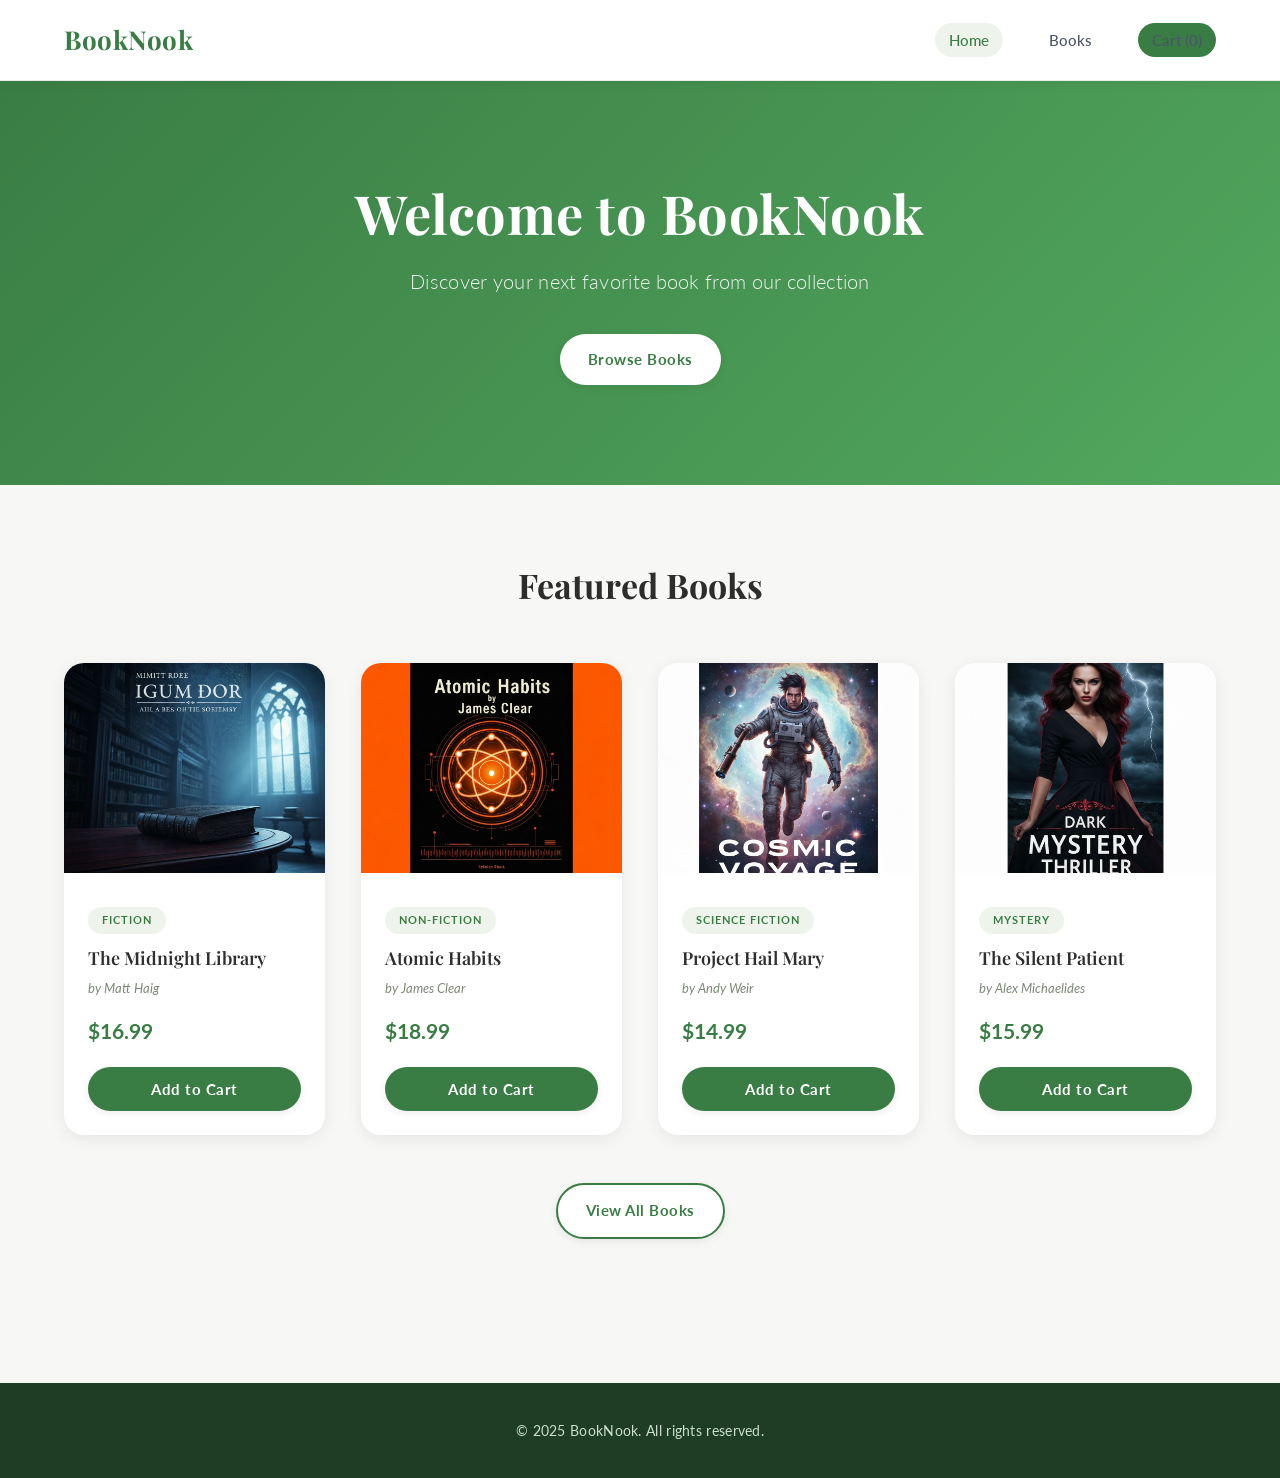
<file: index.html>
<!DOCTYPE html>
<html lang="en">
<head>
  <meta charset="UTF-8">
  <meta name="viewport" content="width=device-width, initial-scale=1.0">
  <title>BookNook - Online Bookstore</title>
  <link rel="stylesheet" href="css/style.css">
</head>
<body>
  <!-- Navigation -->
  <nav class="navbar">
    <div class="nav-container">
      <a href="index.html" class="logo">BookNook</a>
      <ul class="nav-links">
        <li><a href="index.html" class="active">Home</a></li>
        <li><a href="books.html">Books</a></li>
        <li>
          <a href="cart.html" class="cart-link">
            Cart (<span id="cart-count">0</span>)
          </a>
        </li>
      </ul>
    </div>
  </nav>

  <!-- Hero Section -->
  <section class="hero">
    <div class="hero-content">
      <h1>Welcome to BookNook</h1>
      <p>Discover your next favorite book from our collection</p>
      <a href="books.html" class="btn btn-primary">Browse Books</a>
    </div>
  </section>

  <!-- Featured Books Section -->
  <section class="featured-section">
    <div class="container">
      <h2>Featured Books</h2>
      <div class="books-grid" id="featured-books">
        <!-- Books will be loaded here by JavaScript -->
      </div>
      <div class="view-all">
        <a href="books.html" class="btn btn-secondary">View All Books</a>
      </div>
    </div>
  </section>

  <!-- Footer -->
  <footer class="footer">
    <div class="container">
      <p>&copy; 2025 BookNook. All rights reserved.</p>
    </div>
  </footer>

  <!-- Scripts -->
  <script src="js/books-data.js"></script>
  <script src="js/cart.js"></script>
  <script src="js/home.js"></script>
</body>
</html>
</file>
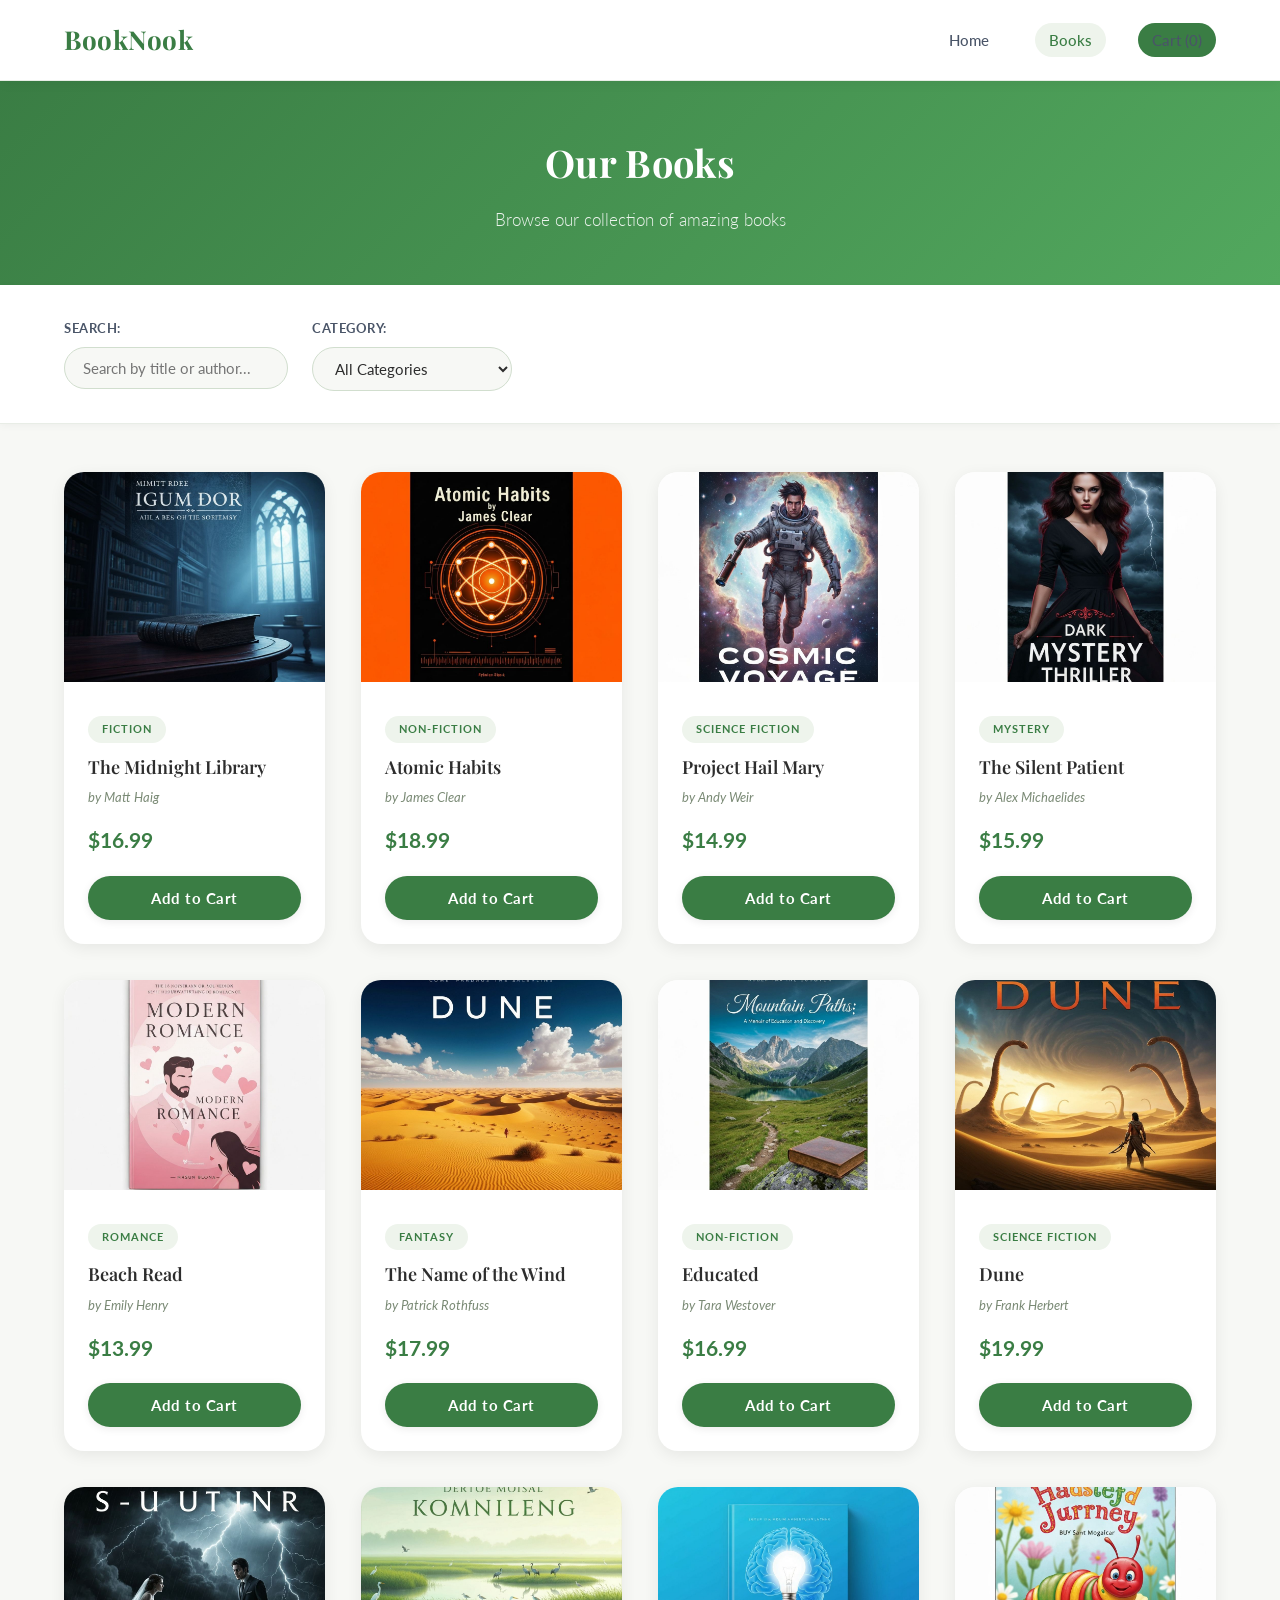
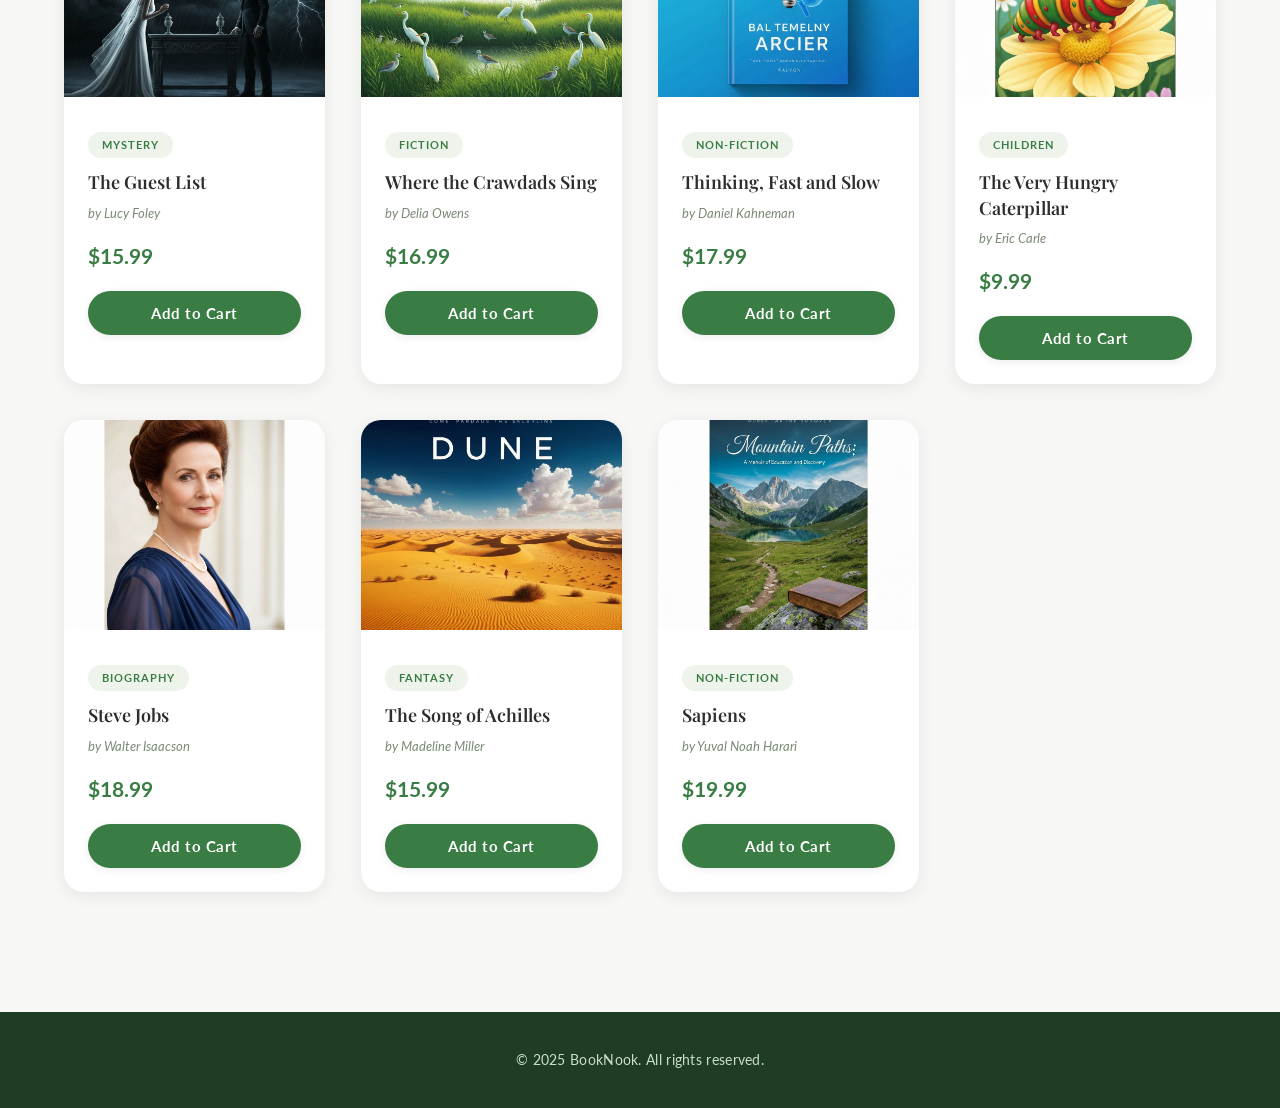
<file: books.html>
<!DOCTYPE html>
<html lang="en">
<head>
  <meta charset="UTF-8">
  <meta name="viewport" content="width=device-width, initial-scale=1.0">
  <title>Books - BookNook</title>
  <link rel="stylesheet" href="css/style.css">
</head>
<body>
  <!-- Navigation -->
  <nav class="navbar">
    <div class="nav-container">
      <a href="index.html" class="logo">BookNook</a>
      <ul class="nav-links">
        <li><a href="index.html">Home</a></li>
        <li><a href="books.html" class="active">Books</a></li>
        <li>
          <a href="cart.html" class="cart-link">
            Cart (<span id="cart-count">0</span>)
          </a>
        </li>
      </ul>
    </div>
  </nav>

  <!-- Books Page Header -->
  <section class="page-header">
    <div class="container">
      <h1>Our Books</h1>
      <p>Browse our collection of amazing books</p>
    </div>
  </section>

  <!-- Filters Section -->
  <section class="filters-section">
    <div class="container">
      <div class="filters">
        <!-- Search Input -->
        <div class="filter-group">
          <label for="search">Search:</label>
          <input 
            type="text" 
            id="search" 
            placeholder="Search by title or author..."
          >
        </div>

        <!-- Category Filter -->
        <div class="filter-group">
          <label for="category">Category:</label>
          <select id="category">
            <option value="all">All Categories</option>
            <option value="Biography">Biography</option>
            <option value="Children">Children</option>
            <option value="Fantasy">Fantasy</option>
            <option value="Fiction">Fiction</option>
            <option value="Mystery">Mystery</option>
            <option value="Non-Fiction">Non-Fiction</option>
            <option value="Romance">Romance</option>
            <option value="Science Fiction">Science Fiction</option>
          </select>
        </div>
      </div>
    </div>
  </section>

  <!-- Books Grid -->
  <section class="books-section">
    <div class="container">
      <div class="books-grid" id="books-grid">
        <!-- Books will be loaded here by JavaScript -->
      </div>
      
      <!-- No Results Message -->
      <div class="no-results" id="no-results" style="display: none;">
        <p>No books found matching your search.</p>
      </div>
    </div>
  </section>

  <!-- Footer -->
  <footer class="footer">
    <div class="container">
      <p>&copy; 2025 BookNook. All rights reserved.</p>
    </div>
  </footer>

  <!-- Scripts -->
  <script src="js/books-data.js"></script>
  <script src="js/cart.js"></script>
  <script src="js/books.js"></script>
</body>
</html>
</file>
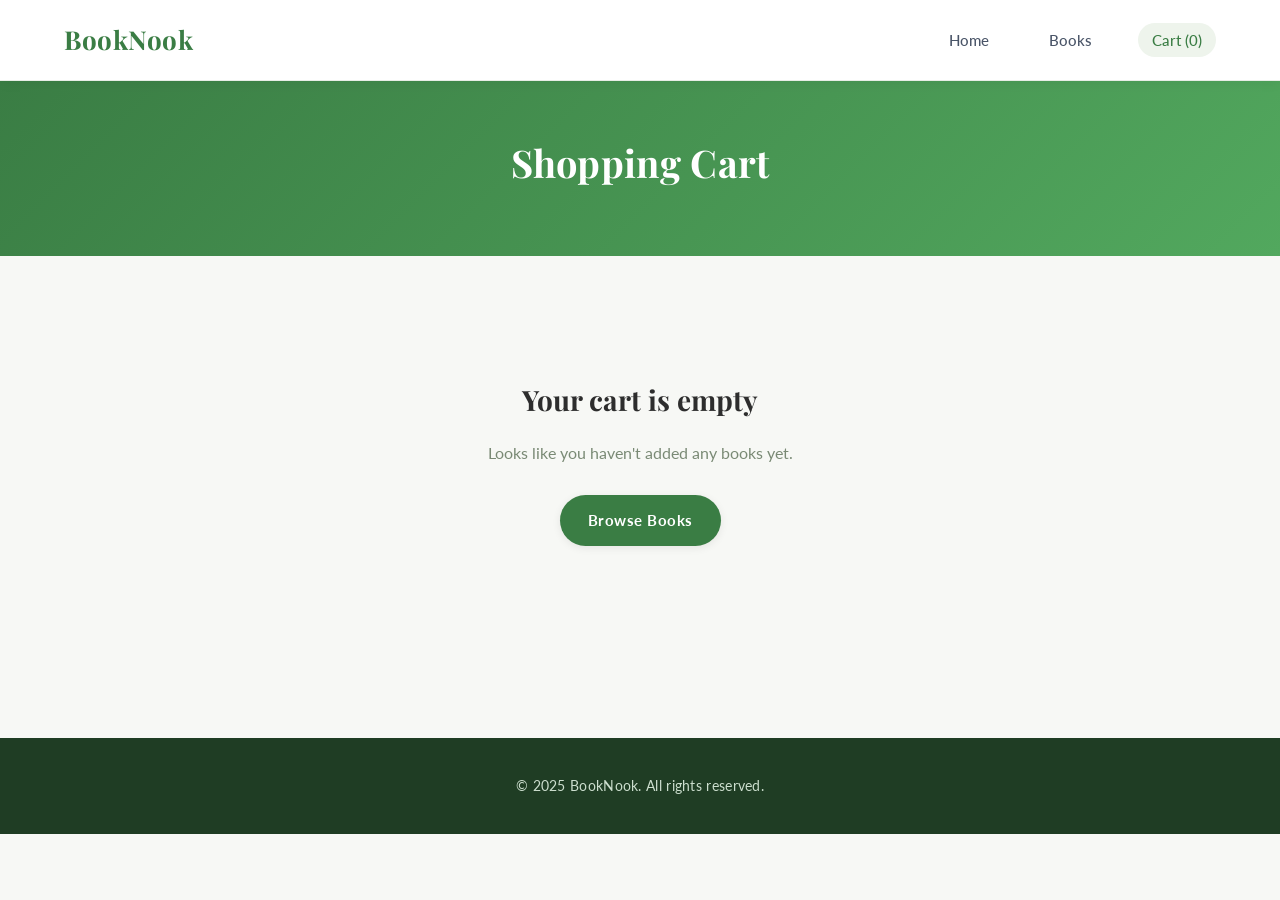
<file: cart.html>
<!DOCTYPE html>
<html lang="en">
<head>
  <meta charset="UTF-8">
  <meta name="viewport" content="width=device-width, initial-scale=1.0">
  <title>Cart - BookNook</title>
  <link rel="stylesheet" href="css/style.css">
</head>
<body>
  <!-- Navigation -->
  <nav class="navbar">
    <div class="nav-container">
      <a href="index.html" class="logo">BookNook</a>
      <ul class="nav-links">
        <li><a href="index.html">Home</a></li>
        <li><a href="books.html">Books</a></li>
        <li>
          <a href="cart.html" class="cart-link active">
            Cart (<span id="cart-count">0</span>)
          </a>
        </li>
      </ul>
    </div>
  </nav>

  <!-- Cart Page Header -->
  <section class="page-header">
    <div class="container">
      <h1>Shopping Cart</h1>
    </div>
  </section>

  <!-- Cart Content -->
  <section class="cart-section">
    <div class="container">
      <!-- Empty Cart Message -->
      <div class="empty-cart" id="empty-cart" style="display: none;">
        <h2>Your cart is empty</h2>
        <p>Looks like you haven't added any books yet.</p>
        <a href="books.html" class="btn btn-primary">Browse Books</a>
      </div>

      <!-- Cart Items -->
      <div class="cart-content" id="cart-content">
        <div class="cart-items" id="cart-items">
          <!-- Cart items will be loaded here by JavaScript -->
        </div>

        <!-- Cart Summary -->
        <div class="cart-summary">
          <h3>Order Summary</h3>
          <div class="summary-row">
            <span>Subtotal:</span>
            <span id="subtotal">$0.00</span>
          </div>
          <div class="summary-row">
            <span>Shipping:</span>
            <span>Free</span>
          </div>
          <div class="summary-row total">
            <span>Total:</span>
            <span id="total">$0.00</span>
          </div>
          <button class="btn btn-primary btn-checkout" onclick="checkout()">
            Proceed to Checkout
          </button>
        </div>
      </div>
    </div>
  </section>

  <!-- Footer -->
  <footer class="footer">
    <div class="container">
      <p>&copy; 2025 BookNook. All rights reserved.</p>
    </div>
  </footer>

  <!-- Scripts -->
  <script src="js/books-data.js"></script>
  <script src="js/cart.js"></script>
  <script src="js/cart-page.js"></script>
</body>
</html>
</file>
<file: css/style.css>
/* ============================================
   GOOGLE FONTS IMPORT
   ============================================ */
@import url('https://fonts.googleapis.com/css2?family=Playfair+Display:wght@400;600;700&family=Lato:wght@300;400;500;700&display=swap');

/* ============================================
   CSS RESET & BASE STYLES
   ============================================ */
* {
  margin: 0;
  padding: 0;
  box-sizing: border-box;
}

body {
  font-family: 'Lato', sans-serif;
  line-height: 1.7;
  color: #2d2d2d;
  background-color: #f7f8f5;
}

a {
  text-decoration: none;
  color: inherit;
}

ul {
  list-style: none;
}

img {
  max-width: 100%;
  height: auto;
}

/* ============================================
   UTILITY CLASSES
   ============================================ */
.container {
  max-width: 1200px;
  margin: 0 auto;
  padding: 0 24px;
}

/* ============================================
   BUTTONS
   ============================================ */
.btn {
  display: inline-block;
  padding: 13px 28px;
  border: none;
  border-radius: 50px;
  font-size: 15px;
  font-family: 'Lato', sans-serif;
  font-weight: 700;
  letter-spacing: 0.5px;
  cursor: pointer;
  transition: all 0.3s ease;
  box-shadow: 0 2px 8px rgba(0, 0, 0, 0.08);
}

.btn-primary {
  background-color: #3a7d44;
  color: white;
}

.btn-primary:hover {
  background-color: #2f6638;
  box-shadow: 0 4px 16px rgba(58, 125, 68, 0.3);
  transform: translateY(-1px);
}

.btn-secondary {
  background-color: white;
  color: #3a7d44;
  border: 2px solid #3a7d44;
}

.btn-secondary:hover {
  background-color: #3a7d44;
  color: white;
  box-shadow: 0 4px 16px rgba(58, 125, 68, 0.2);
}

.btn-small {
  padding: 8px 18px;
  font-size: 13px;
}

/* ============================================
   NAVIGATION
   ============================================ */
.navbar {
  background-color: white;
  border-bottom: 1px solid #e8ede6;
  padding: 18px 0;
  position: sticky;
  top: 0;
  z-index: 100;
  box-shadow: 0 2px 12px rgba(0, 0, 0, 0.05);
}

.nav-container {
  max-width: 1200px;
  margin: 0 auto;
  padding: 0 24px;
  display: flex;
  justify-content: space-between;
  align-items: center;
}

.logo {
  font-family: 'Playfair Display', serif;
  font-size: 26px;
  font-weight: 700;
  color: #3a7d44;
  letter-spacing: 0.5px;
}

.nav-links {
  display: flex;
  gap: 32px;
}

.nav-links a {
  font-weight: 500;
  font-size: 15px;
  padding: 8px 14px;
  border-radius: 50px;
  color: #4a5568;
  transition: all 0.3s;
}

.nav-links a:hover,
.nav-links a.active {
  background-color: #eef4ec;
  color: #3a7d44;
}

.cart-link {
  background-color: #3a7d44 ;
  color: white;
}

.cart-link:hover {
  background-color: #2f6638;
  box-shadow: 0 4px 12px rgba(58, 125, 68, 0.25);
}

/* ============================================
   HERO SECTION
   ============================================ */
.hero {
  background: linear-gradient(135deg, #3a7d44 0%, #52a85e 100%);
  color: white;
  padding: 100px 24px;
  text-align: center;
}

.hero h1 {
  font-family: 'Playfair Display', serif;
  font-size: 54px;
  font-weight: 700;
  margin-bottom: 18px;
  letter-spacing: 0.5px;
  line-height: 1.2;
}

.hero p {
  font-size: 20px;
  margin-bottom: 36px;
  opacity: 0.9;
  font-weight: 300;
  letter-spacing: 0.3px;
}

.hero .btn {
  background-color: white;
  color: #3a7d44;
  border: none;
  font-weight: 700;
}

.hero .btn:hover {
  background-color: #f0f9f1;
  box-shadow: 0 6px 20px rgba(0, 0, 0, 0.15);
  transform: translateY(-2px);
}

/* ============================================
   PAGE HEADER
   ============================================ */
.page-header {
  background: linear-gradient(135deg, #3a7d44 0%, #52a85e 100%);
  color: white;
  padding: 50px 24px;
  text-align: center;
}

.page-header h1 {
  font-family: 'Playfair Display', serif;
  font-size: 38px;
  font-weight: 700;
  margin-bottom: 10px;
  letter-spacing: 0.3px;
}

.page-header p {
  opacity: 0.9;
  font-weight: 300;
  font-size: 17px;
}

/* ============================================
   FEATURED SECTION
   ============================================ */
.featured-section {
  padding: 72px 24px;
}

.featured-section h2 {
  font-family: 'Playfair Display', serif;
  text-align: center;
  font-size: 34px;
  font-weight: 700;
  margin-bottom: 48px;
  color: #2d2d2d;
}

.view-all {
  text-align: center;
  margin-top: 48px;
}

/* ============================================
   BOOKS GRID
   ============================================ */
.books-section {
  padding: 48px 24px;
}

.books-grid {
  display: grid;
  grid-template-columns: repeat(auto-fill, minmax(260px, 1fr));
  gap: 36px;
}

/* ============================================
   BOOK CARD
   ============================================ */
.book-card {
  background-color: white;
  border: none;
  border-radius: 20px;
  overflow: hidden;
  transition: transform 0.3s ease, box-shadow 0.3s ease;
  box-shadow: 0 4px 16px rgba(0, 0, 0, 0.07);
}

.book-card:hover {
  transform: translateY(-6px);
  box-shadow: 0 12px 32px rgba(0, 0, 0, 0.12);
}

.book-image {
  width: 100%;
  height: 210px;
  object-fit: cover;
  border-bottom: none;
}

.book-info {
  padding: 24px;
}

.book-category {
  display: inline-block;
  background-color: #eef4ec;
  color: #3a7d44;
  padding: 4px 14px;
  border-radius: 50px;
  font-size: 11px;
  font-weight: 700;
  margin-bottom: 12px;
  letter-spacing: 1px;
  text-transform: uppercase;
}

.book-title {
  font-family: 'Playfair Display', serif;
  font-size: 18px;
  font-weight: 600;
  margin-bottom: 6px;
  color: #2d2d2d;
  line-height: 1.4;
}

.book-author {
  color: #7a8a75;
  font-size: 13px;
  margin-bottom: 14px;
  font-style: italic;
}

.book-price {
  font-size: 21px;
  font-weight: 700;
  color: #3a7d44;
  margin-bottom: 18px;
}

.book-card .btn {
  width: 100%;
  text-align: center;
}

/* ============================================
   FILTERS SECTION
   ============================================ */
.filters-section {
  padding: 32px 24px;
  background-color: white;
  border-bottom: 1px solid #e8ede6;
  box-shadow: 0 2px 8px rgba(0, 0, 0, 0.04);
}

.filters {
  display: flex;
  gap: 24px;
  flex-wrap: wrap;
}

.filter-group {
  display: flex;
  flex-direction: column;
  gap: 8px;
}

.filter-group label {
  font-weight: 700;
  font-size: 13px;
  color: #4a5568;
  letter-spacing: 0.5px;
  text-transform: uppercase;
}

.filter-group input,
.filter-group select {
  padding: 11px 18px;
  border: 1.5px solid #d1dece;
  border-radius: 50px;
  font-size: 15px;
  font-family: 'Lato', sans-serif;
  min-width: 200px;
  background-color: #f7f8f5;
  color: #2d2d2d;
  transition: border-color 0.2s, box-shadow 0.2s;
}

.filter-group input:focus,
.filter-group select:focus {
  outline: none;
  border-color: #3a7d44;
  box-shadow: 0 0 0 3px rgba(58, 125, 68, 0.1);
  background-color: white;
}

/* ============================================
   NO RESULTS
   ============================================ */
.no-results {
  text-align: center;
  padding: 72px 24px;
  color: #7a8a75;
}

.no-results p {
  font-size: 18px;
  font-family: 'Playfair Display', serif;
}

/* ============================================
   CART SECTION
   ============================================ */
.cart-section {
  padding: 48px 24px;
  min-height: 400px;
}

.empty-cart {
  text-align: center;
  padding: 72px 24px;
}

.empty-cart h2 {
  font-family: 'Playfair Display', serif;
  font-size: 28px;
  margin-bottom: 16px;
  color: #2d2d2d;
}

.empty-cart p {
  color: #7a8a75;
  margin-bottom: 28px;
  font-size: 16px;
}

.cart-content {
  display: grid;
  grid-template-columns: 1fr 360px;
  gap: 44px;
}

/* ============================================
   CART ITEMS
   ============================================ */
.cart-items {
  display: flex;
  flex-direction: column;
  gap: 24px;
}

.cart-item {
  display: flex;
  gap: 24px;
  background-color: white;
  border: none;
  border-radius: 20px;
  padding: 24px;
  box-shadow: 0 4px 16px rgba(0, 0, 0, 0.06);
}

.cart-item-image {
  width: 100px;
  height: 140px;
  object-fit: cover;
  border-radius: 12px;
  border: none;
  box-shadow: 0 2px 8px rgba(0, 0, 0, 0.1);
}

.cart-item-details {
  flex: 1;
}

.cart-item-title {
  font-family: 'Playfair Display', serif;
  font-size: 19px;
  font-weight: 600;
  margin-bottom: 4px;
  color: #2d2d2d;
}

.cart-item-author {
  color: #7a8a75;
  font-size: 13px;
  margin-bottom: 14px;
  font-style: italic;
}

.cart-item-price {
  font-size: 18px;
  font-weight: 700;
  color: #3a7d44;
  margin-bottom: 18px;
}

.cart-item-actions {
  display: flex;
  align-items: center;
  gap: 18px;
}

.quantity-controls {
  display: flex;
  align-items: center;
  gap: 14px;
}

.quantity-btn {
  width: 34px;
  height: 34px;
  border: 1.5px solid #d1dece;
  border-radius: 50%;
  background-color: white;
  font-size: 18px;
  cursor: pointer;
  transition: all 0.3s;
  color: #3a7d44;
  display: flex;
  align-items: center;
  justify-content: center;
}

.quantity-btn:hover {
  background-color: #3a7d44;
  border-color: #3a7d44;
  color: white;
}

.quantity {
  font-size: 16px;
  font-weight: 700;
  min-width: 30px;
  text-align: center;
  color: #2d2d2d;
}

.remove-btn {
  color: #e05252;
  background: none;
  border: none;
  cursor: pointer;
  font-size: 13px;
  font-weight: 700;
  letter-spacing: 0.3px;
  transition: color 0.2s;
}

.remove-btn:hover {
  color: #c03030;
  text-decoration: underline;
}

/* ============================================
   CART SUMMARY
   ============================================ */
.cart-summary {
  background-color: white;
  border: none;
  border-radius: 20px;
  padding: 28px;
  height: fit-content;
  position: sticky;
  top: 100px;
  box-shadow: 0 4px 20px rgba(0, 0, 0, 0.08);
}

.cart-summary h3 {
  font-family: 'Playfair Display', serif;
  font-size: 22px;
  margin-bottom: 22px;
  padding-bottom: 18px;
  border-bottom: 1px solid #e8ede6;
  color: #2d2d2d;
}

.summary-row {
  display: flex;
  justify-content: space-between;
  margin-bottom: 14px;
  font-size: 15px;
  color: #4a5568;
}

.summary-row.total {
  font-size: 20px;
  font-weight: 700;
  color: #2d2d2d;
  margin-top: 18px;
  padding-top: 18px;
  border-top: 1.5px solid #d1dece;
}

.btn-checkout {
  width: 100%;
  margin-top: 26px;
  padding: 16px;
  font-size: 16px;
}

/* ============================================
   FOOTER
   ============================================ */
.footer {
  background-color: #1f3d24;
  color: #ccdece;
  padding: 36px 24px;
  text-align: center;
  margin-top: 72px;
  font-size: 14px;
  letter-spacing: 0.3px;
}

/* ============================================
   CART NOTIFICATION
   ============================================ */
.cart-notification {
  position: fixed;
  top: 88px;
  right: 24px;
  background-color: #3a7d44;
  color: white;
  padding: 16px 26px;
  border-radius: 16px;
  box-shadow: 0 6px 24px rgba(58, 125, 68, 0.3);
  z-index: 1000;
  transform: translateX(420px);
  transition: transform 0.35s cubic-bezier(0.34, 1.56, 0.64, 1);
  max-width: 360px;
  font-weight: 500;
  font-size: 15px;
}

.cart-notification.show {
  transform: translateX(0);
}

/* ============================================
   IMAGE ERROR HANDLING
   ============================================ */
.book-image,
.cart-item-image {
  background-color: #eef4ec;
  background-image: linear-gradient(to bottom, #eef4ec, #ddeadb);
  position: relative;
}

.book-image::before,
.cart-item-image::before {
  content: '';
  position: absolute;
  top: 0;
  left: 0;
  right: 0;
  bottom: 0;
  background-image: url('data:image/svg+xml;utf8,<svg xmlns="http://www.w3.org/2000/svg" viewBox="0 0 24 24" fill="none" stroke="%2399b89a" stroke-width="2"><rect x="3" y="3" width="18" height="18" rx="2"/><circle cx="8.5" cy="8.5" r="1.5"/><path d="M21 15l-5-5L5 21"/></svg>');
  background-repeat: no-repeat;
  background-position: center;
  background-size: 50%;
  opacity: 0;
  transition: opacity 0.3s;
  pointer-events: none;
  z-index: 1;
}

img[src=""]:before,
img:not([src]):before,
img[alt]:not([src]):before {
  opacity: 1;
}

/* ============================================
   LOADING STATES
   ============================================ */
.book-card.loading,
.cart-item.loading {
  opacity: 0.6;
  pointer-events: none;
}

/* ============================================
   ADDITIONAL CART STYLES
   ============================================ */
.cart-item-subtotal {
  color: #7a8a75;
  font-size: 13px;
  margin-bottom: 12px;
}

/* ============================================
   IMPROVED BUTTON STATES
   ============================================ */
.btn:disabled {
  opacity: 0.45;
  cursor: not-allowed;
}

.btn:active:not(:disabled) {
  transform: scale(0.97);
}

/* ============================================
   CATEGORY BADGES
   ============================================ */
.book-category {
  text-transform: uppercase;
  letter-spacing: 1px;
}

/* ============================================
   RESPONSIVE DESIGN
   ============================================ */
@media (max-width: 768px) {
  .hero h1 {
    font-size: 34px;
  }

  .hero p {
    font-size: 16px;
  }

  .nav-links {
    gap: 12px;
    font-size: 13px;
  }

  .filters {
    flex-direction: column;
  }

  .filter-group input,
  .filter-group select {
    min-width: 100%;
  }

  .cart-content {
    grid-template-columns: 1fr;
  }

  .cart-item {
    flex-direction: column;
  }

  .cart-item-image {
    width: 100%;
    height: 200px;
  }

  .cart-notification {
    right: 12px;
    left: 12px;
    max-width: none;
  }

  .books-grid {
    grid-template-columns: repeat(auto-fill, minmax(200px, 1fr));
    gap: 20px;
  }
}
</file>
